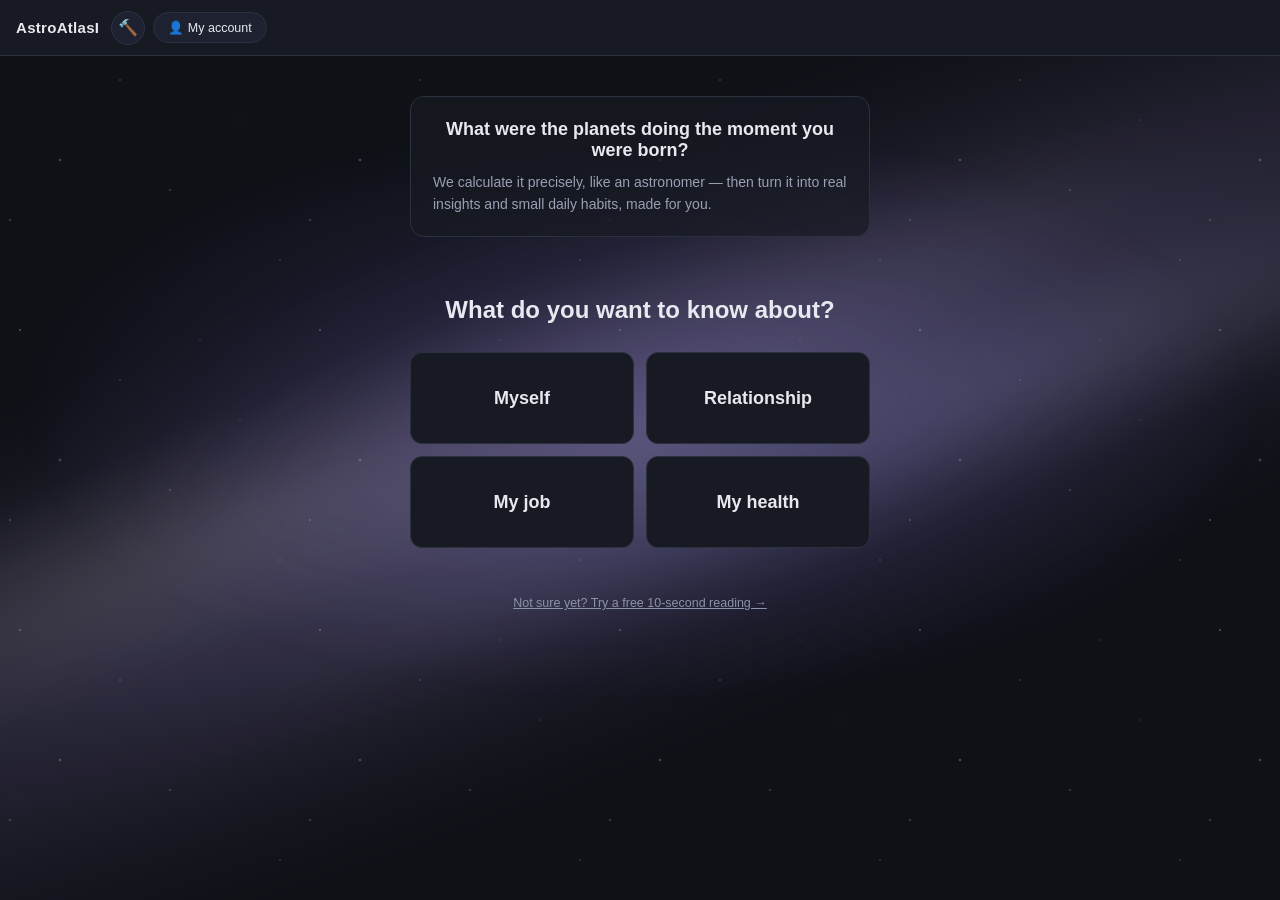
<file: mvpI/index.html>
<!DOCTYPE html>
<html lang="en">
<head>
<meta charset="UTF-8" />
<meta name="viewport" content="width=device-width, initial-scale=1.0" />
<title>AstroAtlasI</title>
<link rel="stylesheet" href="styles.css" />
</head>
<body>

<header class="app-header">
  <div class="brand">AstroAtlasI</div>
  <nav class="step-nav" id="step-nav" hidden></nav>
  <div class="header-actions">
    <button id="construction-fab" class="construction-btn" type="button" title="Construction Site — build tracker">🔨</button>
    <button id="account-btn" class="account-btn" type="button">👤 My account</button>
  </div>
</header>

<div class="drawer" id="account-drawer" data-open="0">
  <div class="drawer-backdrop" id="drawer-backdrop"></div>
  <div class="drawer-panel">
    <div class="drawer-header">
      <h3>My account</h3>
      <button id="drawer-close" class="drawer-close" type="button">✕</button>
    </div>
    <p class="small-note">Local to this browser only — no login yet.</p>
    <div class="drawer-setting" id="motion-toggle">
      <span class="drawer-setting-label">Motion</span>
      <div class="drawer-setting-opts" role="group" aria-label="Motion preference">
        <button type="button" data-motion="gentle" aria-pressed="true">Gentle</button>
        <button type="button" data-motion="lively" aria-pressed="false">Lively</button>
      </div>
    </div>
    <button class="drawer-link" data-tab="cycle" type="button">My Journey</button>
    <button class="drawer-link" data-tab="people" type="button">People</button>
    <button class="drawer-link" data-tab="galaxy" type="button">Galaxy</button>
    <button class="drawer-link" data-tab="privacy" type="button">Privacy</button>
  </div>
</div>

<main>

  <section class="tabpanel active" data-tab="home">
    <div class="hero">
      <div class="hero-inner">
        <div class="intro-card">
          <h1 class="intro-title">What were the planets doing the moment you were born?</h1>
          <p class="intro-text intro-text-short">
            We calculate it precisely, like an astronomer — then turn it into real insights and
            small daily habits, made for you.
          </p>
        </div>
        <div id="home-teaser"></div>
        <p class="hero-question">What do you want to know about?</p>
        <div class="category-grid" id="category-grid"></div>
        <button id="skeptic-teaser-link" class="skeptic-link" type="button">Not sure yet? Try a free 10-second reading →</button>
      </div>
    </div>
  </section>

  <section class="tabpanel" data-tab="birthdata"><div id="panel-birthdata"></div></section>
  <section class="tabpanel" data-tab="domain"><div id="panel-domain"></div></section>
  <section class="tabpanel" data-tab="teaser"><div id="panel-teaser"></div></section>
  <section class="tabpanel" data-tab="mychart"><div id="panel-mychart"></div></section>
  <section class="tabpanel" data-tab="cycle"><div id="panel-cycle"></div></section>
  <section class="tabpanel" data-tab="people"><div id="panel-people"></div></section>
  <section class="tabpanel" data-tab="galaxy"><div id="panel-galaxy"></div></section>
  <section class="tabpanel" data-tab="privacy"><div id="panel-privacy"></div></section>

  <section class="tabpanel" data-tab="construction">

    <button id="construction-back" class="back-link" type="button">← Back to app</button>

    <section class="cs-section" id="section-inprogress"></section>

    <section class="cs-section">
      <h2>📋 Planned <span class="count-badge" id="planned-count"></span></h2>
      <div class="sort-bar">
        <button id="sort-recent" type="button">Most recently added</button>
        <button id="sort-priority" type="button">Priority</button>
        <button id="sort-effort" type="button">Effort</button>
        <span class="spacer"></span>
        <button id="bulk-copy" class="bulk-copy-btn" type="button"></button>
      </div>
      <div id="planned-list"></div>
      <button id="hidden-toggle" class="hidden-toggle" type="button"></button>
      <div id="hidden-list" class="hidden-list" data-open="0"></div>
    </section>

    <section class="cs-section">
      <h2>✅ Recently completed</h2>
      <div id="completed-list"></div>
    </section>

  </section>

</main>

<div id="toast" class="toast"></div>

<script src="vendor/astronomy.browser.js"></script>
<script src="js/tz.js"></script>
<script src="js/places.js"></script>
<script src="js/astro-engine.js"></script>
<script src="js/chart.js"></script>
<script src="js/chart-wheel.js"></script>
<script src="js/horary.js"></script>
<script src="js/content.js"></script>
<script src="js/storage.js"></script>
<script src="js/ui.js"></script>
<script src="data.js"></script>
<script src="app.js"></script>
</body>
</html>
</file>
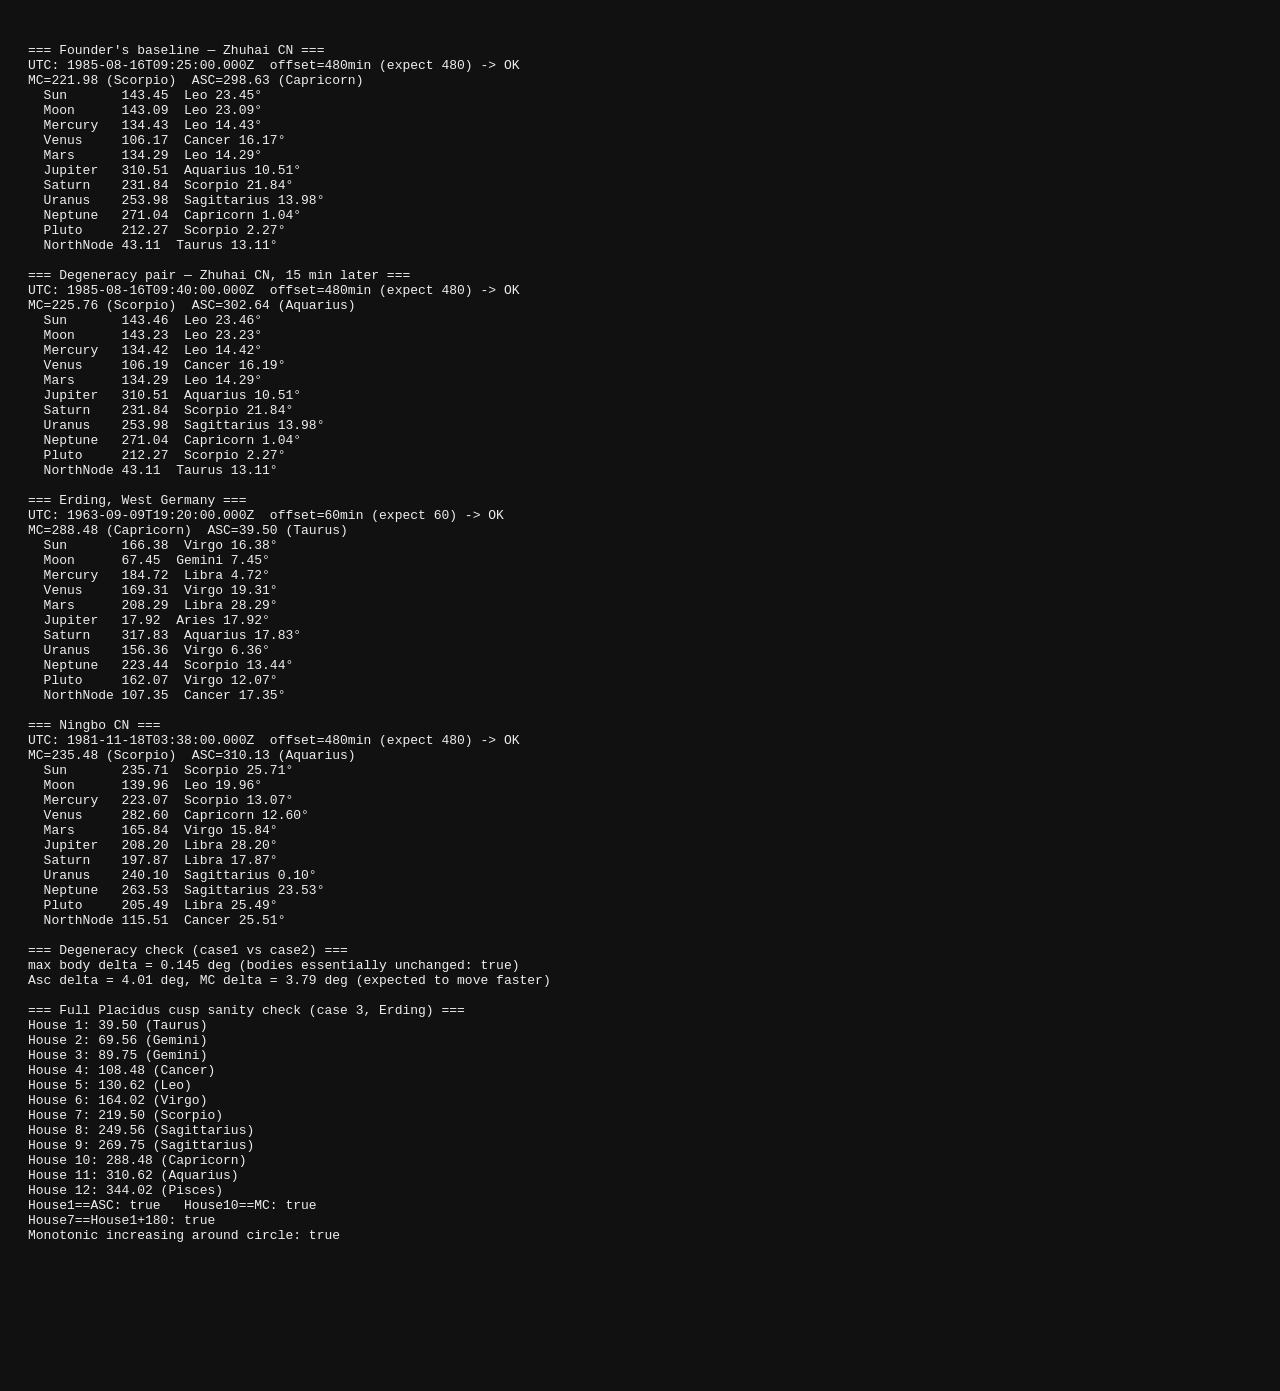
<file: mvpI/test.html>
<!DOCTYPE html>
<html><head><meta charset="UTF-8"><title>Regression test</title></head>
<body style="font-family:monospace;white-space:pre-wrap;background:#111;color:#eee;padding:20px;">
<div id="out">Loading…</div>
<script src="vendor/astronomy.browser.js"></script>
<script src="js/tz.js"></script>
<script src="js/places.js"></script>
<script src="js/astro-engine.js"></script>
<script src="js/regression.js"></script>
<script>
  try {
    const r = runRegressionSet();
    let lines = [];
    r.results.forEach((res, i) => {
      lines.push("=== " + res.case.label + " ===");
      lines.push("UTC: " + res.utcDate.toISOString() + "  offset=" + res.offsetMinutes + "min (expect " + res.case.expectOffsetMinutes + ") -> " + (res.offsetOk ? "OK" : "FAIL"));
      lines.push("MC=" + res.mc.toFixed(2) + " (" + ASTRO.signOf(res.mc) + ")  ASC=" + res.asc.toFixed(2) + " (" + ASTRO.signOf(res.asc) + ")");
      ["Sun","Moon","Mercury","Venus","Mars","Jupiter","Saturn","Uranus","Neptune","Pluto","NorthNode"].forEach(b=>{
        const p = res.positions[b];
        if (!p) return;
        lines.push("  " + b.padEnd(10) + p.lon.toFixed(2) + "  " + ASTRO.signOf(p.lon) + " " + ASTRO.degInSign(p.lon).toFixed(2) + "°" + (p.approximate ? " (approx)" : ""));
      });
      lines.push("");
    });
    lines.push("=== Degeneracy check (case1 vs case2) ===");
    lines.push("max body delta = " + r.maxBodyDelta.toFixed(3) + " deg (bodies essentially unchanged: " + r.degeneracyFlagged + ")");
    lines.push("Asc delta = " + r.ascDelta.toFixed(2) + " deg, MC delta = " + r.mcDelta.toFixed(2) + " deg (expected to move faster)");

    lines.push("");
    lines.push("=== Full Placidus cusp sanity check (case 3, Erding) ===");
    const c3res = r.results[2];
    const angles3 = ASTRO.computeAngles(c3res.utcDate ? Astronomy.MakeTime(c3res.utcDate) : null, 48.3086, 11.9034, null);
    const time3 = Astronomy.MakeTime(c3res.utcDate);
    const T3 = time3.tt/36525;
    const obl3 = ASTRO.norm360 ? (23 + 26/60 + 21.448/3600 - (46.815*T3+0.00059*T3*T3-0.001813*T3*T3*T3)/3600) : null;
    const angles3b = ASTRO.computeAngles(time3, 48.3086, 11.9034, obl3);
    const cusps3 = ASTRO.placidusCusps(angles3b.ramc, 48.3086, obl3);
    let prev = null, monotonicOk = true;
    cusps3.forEach((c,i)=>{
      lines.push("House " + (i+1) + ": " + c.toFixed(2) + " (" + ASTRO.signOf(c) + ")");
      if (prev !== null) { const step = ASTRO.norm360(c - prev); if (step <= 0 || step > 90) monotonicOk = false; }
      prev = c;
    });
    lines.push("House1==ASC: " + (Math.abs(cusps3[0]-c3res.asc)<0.001) + "   House10==MC: " + (Math.abs(cusps3[9]-c3res.mc)<0.001));
    lines.push("House7==House1+180: " + (Math.abs(ASTRO.norm360(cusps3[6]-cusps3[0])-180)<0.001));
    lines.push("Monotonic increasing around circle: " + monotonicOk);
    document.getElementById("out").textContent = lines.join("\n");
  } catch (e) {
    document.getElementById("out").textContent = "ERROR: " + e.message + "\n" + e.stack;
  }
</script>
</body></html>
</file>
<file: mvpI/styles.css>
:root {
  --bg: #0f1117;
  --bg-panel: #171a23;
  --bg-card: #1e2230;
  --bg-card-hover: #262b3d;
  --border: #2c3142;
  --text: #e7e9f0;
  --text-dim: #9aa0b4;
  --text-faint: #8b93ab;   /* lifted from #6a708a to clear 4.5:1 on --bg-card */
  --accent: #8b7cf6;
  --accent-dim: #6659c4;
  --gold: #e8b34c;
  --green: #4caf7d;
  --small: #4caf7d;
  --medium: #e8b34c;
  --large: #e0645f;
  --radius: 10px;
  --focus-ring: 2px solid #a99bff;
  --focus-offset: 2px;
}

/* Visible keyboard focus everywhere (was missing; the chart wheel even set
   outline:none). Mouse clicks don't trigger :focus-visible, so this stays
   quiet for pointer users. */
:focus-visible {
  outline: var(--focus-ring);
  outline-offset: var(--focus-offset);
  border-radius: 3px;
}

* { box-sizing: border-box; }

html, body {
  margin: 0;
  padding: 0;
  background: var(--bg);
  color: var(--text);
  font-family: -apple-system, BlinkMacSystemFont, "Segoe UI", Roboto, Helvetica, Arial, sans-serif;
  min-height: 100%;
}

/* ---- Milky Way background ---- */

body {
  position: relative;
  overflow-x: hidden;
}

body::before,
body::after {
  content: "";
  position: fixed;
  inset: 0;
  z-index: 0;
  pointer-events: none;
}

/* Starfield: several tiled layers of small dots at different sizes/densities */
body::before {
  background-image:
    radial-gradient(1.6px 1.6px at 20px 30px, rgba(255,255,255,0.9), transparent),
    radial-gradient(1.2px 1.2px at 120px 80px, rgba(255,255,255,0.7), transparent),
    radial-gradient(1.8px 1.8px at 60px 160px, rgba(255,255,255,0.85), transparent),
    radial-gradient(1px 1px at 200px 40px, rgba(255,255,255,0.6), transparent),
    radial-gradient(1.4px 1.4px at 170px 190px, rgba(255,255,255,0.8), transparent),
    radial-gradient(1px 1px at 240px 120px, rgba(255,255,255,0.55), transparent),
    radial-gradient(1.6px 1.6px at 10px 220px, rgba(255,255,255,0.75), transparent),
    radial-gradient(1.2px 1.2px at 280px 260px, rgba(255,255,255,0.65), transparent);
  background-repeat: repeat;
  background-size: 300px 300px;
  opacity: 0.7;
}

/* Milky Way band: a soft, blurred diagonal glow, layered for depth */
body::after {
  background:
    radial-gradient(ellipse 90% 22% at 50% 50%,
      rgba(210,200,255,0.30) 0%,
      rgba(190,170,255,0.20) 20%,
      rgba(160,140,220,0.12) 40%,
      rgba(120,110,180,0.05) 60%,
      transparent 80%),
    radial-gradient(ellipse 60% 10% at 35% 45%,
      rgba(255,240,220,0.14) 0%,
      transparent 70%),
    radial-gradient(ellipse 50% 8% at 65% 55%,
      rgba(200,220,255,0.12) 0%,
      transparent 70%);
  transform: rotate(-22deg) scale(1.8);
  transform-origin: center;
  filter: blur(10px);
}

main, .toast {
  position: relative;
  z-index: 1;
}

header.app-header {
  display: flex;
  align-items: center;
  gap: 12px;
  padding: 0 16px;
  height: 56px;
  background: var(--bg-panel);
  border-bottom: 1px solid var(--border);
  position: sticky;
  top: 0;
  z-index: 10;
}

.brand {
  font-weight: 700;
  letter-spacing: 0.02em;
  font-size: 15px;
  color: var(--text);
  flex-shrink: 0;
}

/* ---- step nav (birth data / my chart / journey progress) ---- */

nav.step-nav {
  flex: 1;
  display: flex;
  align-items: center;
  justify-content: center;
  gap: 4px;
  overflow-x: auto;
  min-width: 0;
}
nav.step-nav[hidden] { display: none; }

.step-pill {
  display: flex;
  align-items: center;
  gap: 6px;
  background: transparent;
  border: none;
  color: var(--text-faint);
  padding: 4px 6px;
  border-radius: 999px;
  cursor: pointer;
  font-size: 11.5px;
  white-space: nowrap;
  flex-shrink: 0;
}
.step-pill .step-num {
  width: 18px;
  height: 18px;
  border-radius: 50%;
  background: var(--bg-card);
  display: flex;
  align-items: center;
  justify-content: center;
  font-size: 10px;
  font-weight: 700;
  color: var(--text-dim);
  flex-shrink: 0;
}
.step-pill.current { color: var(--text); }
.step-pill.current .step-num { background: var(--accent); color: #fff; }
.step-pill.done .step-num { background: var(--green); color: #fff; }
.step-pill.disabled { cursor: default; opacity: 0.4; }
.step-pill .step-label { display: none; }
@media (min-width: 560px) {
  .step-pill .step-label { display: inline; }
  .step-pill { padding: 4px 10px; }
}
.step-connector { width: 12px; height: 1px; background: var(--border); flex-shrink: 0; }

.header-actions { flex-shrink: 0; display: flex; align-items: center; gap: 8px; }
.account-btn {
  background: var(--bg-card);
  border: 1px solid var(--border);
  color: var(--text);
  padding: 7px 14px;
  border-radius: 999px;
  font-size: 12.5px;
  cursor: pointer;
  white-space: nowrap;
}
.account-btn:hover { background: var(--bg-card-hover); border-color: var(--accent); }

/* ---- construction site quick-access (team/build-tracking tool, always visible) ---- */

.construction-btn {
  width: 34px;
  height: 34px;
  border-radius: 50%;
  background: var(--bg-card);
  border: 1px solid var(--border);
  color: var(--text-dim);
  font-size: 16px;
  cursor: pointer;
  display: flex;
  align-items: center;
  justify-content: center;
  flex-shrink: 0;
}
.construction-btn:hover { border-color: var(--accent); color: var(--text); }

.back-link {
  background: none;
  border: none;
  color: var(--accent);
  font-size: 13px;
  cursor: pointer;
  padding: 0;
  margin-bottom: 14px;
  display: inline-block;
}
.back-link:hover { text-decoration: underline; }

/* ---- account drawer ---- */

.drawer { position: fixed; inset: 0; z-index: 30; pointer-events: none; }
.drawer[data-open="1"] { pointer-events: auto; }
.drawer-backdrop {
  position: absolute;
  inset: 0;
  background: rgba(0,0,0,0.5);
  opacity: 0;
  transition: opacity 0.2s ease;
}
.drawer[data-open="1"] .drawer-backdrop { opacity: 1; }
.drawer-panel {
  position: absolute;
  top: 0;
  right: 0;
  height: 100%;
  width: min(300px, 86vw);
  background: var(--bg-panel);
  border-left: 1px solid var(--border);
  padding: 20px;
  display: flex;
  flex-direction: column;
  gap: 10px;
  transform: translateX(100%);
  transition: transform 0.22s ease;
}
.drawer[data-open="1"] .drawer-panel { transform: translateX(0); }
.drawer-header { display: flex; align-items: center; justify-content: space-between; }
.drawer-header h3 { margin: 0; font-size: 16px; }
.drawer-close { background: none; border: none; color: var(--text-dim); font-size: 16px; cursor: pointer; }
.drawer-link {
  background: var(--bg-card);
  border: 1px solid var(--border);
  color: var(--text);
  padding: 10px 14px;
  border-radius: 8px;
  font-size: 13.5px;
  text-align: left;
  cursor: pointer;
}
.drawer-link:hover { background: var(--bg-card-hover); border-color: var(--accent); }

main { max-width: 880px; margin: 0 auto; padding: 32px 20px 80px; }
body.is-home main { max-width: none; padding: 0; }

.tabpanel { display: none; }
.tabpanel.active { display: block; }

/* Gentle step-to-step transition — each panel fades and lifts in as it
   becomes active, so moving through the flow reads as travel, not a
   tab-swap. */
@keyframes panel-in {
  from { opacity: 0; transform: translateY(8px); }
  to   { opacity: 1; transform: none; }
}
.tabpanel.active { animation: panel-in 0.28s ease both; }

/* ---- Step 1: home hero ---- */

.hero {
  min-height: calc(100vh - 56px);
  display: flex;
  align-items: flex-start;
  justify-content: center;
  text-align: center;
  padding: 40px 20px 60px;
  position: relative;
}
.hero::before {
  content: "";
  position: absolute;
  inset: 0;
  background: radial-gradient(ellipse 70% 50% at 50% 42%, rgba(139,124,246,0.20), transparent 70%);
  pointer-events: none;
}

/* ---- journey sky: one earned star per completed cycle day ---- */
.journey-sky {
  position: absolute;
  inset: 0;
  z-index: 0;
  pointer-events: none;
  overflow: hidden;
}
.journey-star {
  position: absolute;
  width: 3px;
  height: 3px;
  border-radius: 50%;
  background: #fff;
  box-shadow: 0 0 6px 1px rgba(232, 224, 180, 0.9), 0 0 2px 0 #fff;
  opacity: 0.85;
  animation: journey-twinkle 3.4s ease-in-out infinite;
  animation-delay: var(--tw-delay, 0s);
}
.journey-star.is-new {
  animation: journey-star-arrive 1.6s ease-out both, journey-twinkle 3.4s ease-in-out 1.6s infinite;
}
@keyframes journey-twinkle {
  0%, 100% { opacity: 0.85; transform: scale(1); }
  50%      { opacity: 0.4; transform: scale(0.8); }
}
@keyframes journey-star-arrive {
  0%   { opacity: 0; transform: scale(0.2); box-shadow: 0 0 0 0 rgba(232, 224, 180, 0); }
  40%  { opacity: 1; transform: scale(1.7); box-shadow: 0 0 14px 4px rgba(232, 224, 180, 0.95); }
  100% { opacity: 0.85; transform: scale(1); box-shadow: 0 0 6px 1px rgba(232, 224, 180, 0.9); }
}
@media (prefers-reduced-motion: reduce) {
  .journey-star, .journey-star.is-new { animation: none; opacity: 0.8; }
}
.hero-inner {
  position: relative;
  z-index: 1;
  display: flex;
  flex-direction: column;
  align-items: center;
  gap: 26px;
  max-width: 460px;
  width: 100%;
}

.intro-card {
  background: rgba(23, 26, 35, 0.7);
  border: 1px solid var(--border);
  border-radius: 14px;
  padding: 22px 22px 20px;
  text-align: left;
}
.intro-title {
  font-size: 18px;
  margin: 0 0 10px;
  text-align: center;
}
.intro-text {
  font-size: 14px;
  line-height: 1.6;
  color: var(--text-dim);
  margin: 0 0 10px;
}
.intro-text:last-child { margin-bottom: 0; }

.hero-question {
  font-size: 20px;
  line-height: 1.4;
  font-weight: 600;
  color: var(--text);
  margin: 4px 0 0;
}
@media (min-width: 640px) {
  .hero-question { font-size: 24px; }
}

.category-grid {
  display: grid;
  grid-template-columns: 1fr;
  gap: 12px;
  width: 100%;
}
@media (min-width: 520px) {
  .category-grid { grid-template-columns: 1fr 1fr; }
}
.category-card {
  background: var(--bg-panel);
  border: 1px solid var(--border);
  border-radius: 12px;
  padding: 18px 16px;
  display: flex;
  flex-direction: column;
  align-items: flex-start;
  gap: 6px;
  text-align: left;
  cursor: pointer;
  transition: background 0.15s ease, border-color 0.15s ease, transform 0.15s ease;
}
.category-card:hover {
  background: var(--bg-card-hover);
  border-color: var(--accent);
  transform: translateY(-1px);
}
.category-icon { font-size: 22px; }
.category-label { font-weight: 600; font-size: 14.5px; color: var(--text); }
.category-desc { font-size: 12.5px; color: var(--text-dim); line-height: 1.45; }

/* Text-only category buttons: no explanation, just a topic word — the
   point is that clicking is the only way to find out what it says about
   you, so these read as an invitation to play, not a feature list. */
.category-card-text {
  align-items: center;
  justify-content: center;
  padding: 26px 16px;
  min-height: 92px;
  position: relative;
  overflow: hidden;
}
.category-card-text::before {
  content: "";
  position: absolute;
  inset: 0;
  background: radial-gradient(ellipse 80% 80% at 50% 120%, rgba(139,124,246,0.16), transparent 70%);
  opacity: 0;
  transition: opacity 0.2s ease;
}
.category-card-text:hover::before { opacity: 1; }
.category-card-text:hover {
  border-color: var(--accent);
  transform: translateY(-2px) scale(1.015);
}
.category-card-text .category-label {
  font-size: 18px;
  font-weight: 700;
  position: relative;
  z-index: 1;
}

/* ---- Domain reveal screen (Relationship / My job / My health) ---- */

.domain-reveal { margin-top: 8px; }
.domain-heading {
  font-size: 13px;
  font-weight: 600;
  color: var(--accent);
  margin: 4px 0 10px;
}

/* ---- Skeptic teaser (no-commitment, date-only) ---- */

.skeptic-link {
  background: none;
  border: none;
  color: var(--text-faint);
  font-size: 12.5px;
  text-decoration: underline;
  cursor: pointer;
  margin-top: 18px;
  padding: 4px;
}
.skeptic-link:hover { color: var(--text-dim); }
.teaser-result-host { margin-top: 14px; }
.teaser-result { border-color: var(--accent-dim); }

section.cs-section { margin-bottom: 36px; }

section.cs-section h2 {
  font-size: 16px;
  margin: 0 0 14px;
  display: flex;
  align-items: center;
  gap: 8px;
}

.count-badge {
  font-size: 12px;
  color: var(--text-faint);
  font-weight: 400;
}

.sort-bar {
  display: flex;
  gap: 6px;
  margin-bottom: 14px;
  flex-wrap: wrap;
  align-items: center;
}

.sort-bar button {
  background: var(--bg-card);
  border: 1px solid var(--border);
  color: var(--text-dim);
  padding: 6px 12px;
  border-radius: 999px;
  font-size: 12.5px;
  cursor: pointer;
}

.sort-bar button.active {
  background: var(--accent-dim);
  border-color: var(--accent);
  color: #fff;
}

.sort-bar .spacer { flex: 1; }

.bulk-copy-btn {
  background: var(--gold);
  color: #211a05;
  border: none;
  padding: 6px 12px;
  border-radius: 999px;
  font-size: 12.5px;
  font-weight: 600;
  cursor: pointer;
}
.bulk-copy-btn:disabled {
  background: var(--bg-card);
  color: var(--text-faint);
  cursor: not-allowed;
}

.card {
  background: var(--bg-card);
  border: 1px solid var(--border);
  border-radius: var(--radius);
  padding: 14px 16px;
  margin-bottom: 10px;
}

.card.in-progress { border-color: var(--accent); box-shadow: 0 0 0 1px var(--accent) inset; }

.card-top {
  display: flex;
  align-items: flex-start;
  gap: 10px;
  justify-content: space-between;
}

.card-title-wrap { flex: 1; min-width: 0; }

.card-title {
  font-size: 14.5px;
  font-weight: 600;
  margin: 0 0 4px;
  word-break: break-word;
}

.status-label {
  font-size: 12px;
  color: var(--text-dim);
}

.badge {
  display: inline-block;
  font-size: 10.5px;
  font-weight: 700;
  text-transform: uppercase;
  letter-spacing: 0.04em;
  padding: 2px 8px;
  border-radius: 999px;
  white-space: nowrap;
}

.badge.effort-small { background: rgba(76,175,125,0.16); color: var(--small); }
.badge.effort-medium { background: rgba(232,179,76,0.16); color: var(--medium); }
.badge.effort-large { background: rgba(224,100,95,0.16); color: var(--large); }

.badge.progress-badge {
  background: rgba(139,124,246,0.18);
  color: var(--accent);
}

.card-right {
  display: flex;
  align-items: center;
  gap: 8px;
  flex-shrink: 0;
}

.stars {
  display: flex;
  gap: 2px;
}
.stars button {
  background: none;
  border: none;
  cursor: pointer;
  font-size: 15px;
  padding: 0 1px;
  color: var(--text-faint);
  line-height: 1;
}
.stars button.filled { color: var(--gold); }

.card-desc {
  margin: 8px 0 10px;
  font-size: 13px;
  line-height: 1.55;
  color: var(--text-dim);
  white-space: pre-wrap;
}

.card-actions {
  display: flex;
  gap: 8px;
  flex-wrap: wrap;
}

.card-actions button {
  background: var(--bg-panel);
  border: 1px solid var(--border);
  color: var(--text-dim);
  font-size: 12px;
  padding: 5px 10px;
  border-radius: 7px;
  cursor: pointer;
}
.card-actions button:hover { background: var(--bg-card-hover); color: var(--text); }
.card-actions button.danger:hover { color: var(--large); border-color: var(--large); }
.card-actions button.copy-btn:hover { color: var(--gold); border-color: var(--gold); }

.completed-row {
  display: flex;
  gap: 14px;
  align-items: flex-start;
  padding: 12px 4px;
  border-bottom: 1px solid var(--border);
}
.completed-row:last-child { border-bottom: none; }

.completed-date {
  font-size: 11.5px;
  color: var(--text-faint);
  white-space: nowrap;
  padding-top: 2px;
  min-width: 74px;
}

.completed-body { flex: 1; min-width: 0; }
.completed-title { font-weight: 600; font-size: 13.5px; margin: 0 0 3px; }
.completed-desc { font-size: 12.5px; color: var(--text-dim); line-height: 1.5; margin: 0 0 6px; }
.jump-link {
  font-size: 12px;
  color: var(--accent);
  background: none;
  border: none;
  padding: 0;
  cursor: pointer;
  text-decoration: underline;
}

.empty-hint {
  color: var(--text-faint);
  font-size: 13px;
  padding: 10px 2px;
}

.hidden-toggle {
  margin-top: 6px;
  background: none;
  border: none;
  color: var(--text-faint);
  font-size: 12px;
  cursor: pointer;
  text-decoration: underline;
}

.hidden-list { margin-top: 10px; }
.hidden-list .card { opacity: 0.6; }

.toast {
  position: fixed;
  bottom: 24px;
  left: 50%;
  transform: translateX(-50%);
  background: var(--accent);
  color: #fff;
  padding: 9px 18px;
  border-radius: 999px;
  font-size: 13px;
  opacity: 0;
  pointer-events: none;
  transition: opacity 0.18s ease, transform 0.18s ease;
  z-index: 100;
}
.toast.show { opacity: 1; transform: translateX(-50%) translateY(-6px); }

/* ---- Chart / Cycle / People / Galaxy / Privacy tabs ---- */

#panel-mychart h2, #panel-cycle h2, #panel-people h2, #panel-galaxy h2, #panel-privacy h2 {
  font-size: 18px;
  margin: 0 0 16px;
}
#panel-mychart h3, #panel-cycle h3, #panel-people h3, #panel-galaxy h3 {
  font-size: 15px;
  margin: 22px 0 10px;
}
#panel-cycle h4, #panel-people h4, #panel-galaxy h4 {
  font-size: 14px;
  margin: 0 0 8px;
}

.primary-btn {
  background: var(--accent);
  color: #fff;
  border: none;
  padding: 10px 18px;
  border-radius: 8px;
  font-size: 13.5px;
  font-weight: 600;
  cursor: pointer;
  margin-top: 12px;
}
.primary-btn:hover { background: var(--accent-dim); }
.primary-btn:disabled { background: var(--bg-card); color: var(--text-faint); cursor: default; }
.primary-btn.danger { background: var(--large); }

.form-card { display: flex; flex-direction: column; gap: 10px; }
.field-row { display: flex; gap: 8px; flex-wrap: wrap; }
.field-row input, .field-row textarea {
  background: var(--bg-panel);
  border: 1px solid var(--border);
  color: var(--text);
  padding: 8px 10px;
  border-radius: 7px;
  font-size: 13px;
  flex: 1;
  min-width: 140px;
}
.inline-check { display: flex; align-items: center; gap: 6px; font-size: 13px; color: var(--text-dim); }
.inline-check input { flex: none; }

.place-results { display: flex; flex-direction: column; gap: 4px; }
.place-result {
  background: var(--bg-panel);
  border: 1px solid var(--border);
  color: var(--text);
  text-align: left;
  padding: 6px 10px;
  border-radius: 6px;
  cursor: pointer;
  font-size: 13px;
}
.place-result:hover { background: var(--bg-card-hover); }

.form-error { color: var(--large); font-size: 12.5px; min-height: 1em; }

.notice {
  background: rgba(139,124,246,0.08);
  border: 1px solid var(--accent-dim);
  border-radius: 8px;
  padding: 10px 12px;
  font-size: 12.5px;
  color: var(--text-dim);
  margin: 10px 0;
}

.toggle-row { display: flex; align-items: center; gap: 6px; margin-bottom: 10px; }
.toggle-label { font-size: 12.5px; color: var(--text-faint); }
.chip {
  background: var(--bg-panel);
  border: 1px solid var(--border);
  color: var(--text-dim);
  padding: 5px 11px;
  border-radius: 999px;
  font-size: 12px;
  cursor: pointer;
}
.chip.active { background: var(--accent-dim); border-color: var(--accent); color: #fff; }

.angles-row { display: flex; gap: 16px; flex-wrap: wrap; font-size: 13px; margin-bottom: 10px; color: var(--text); }

.positions-table { display: flex; flex-direction: column; gap: 2px; }
.position-row {
  display: flex;
  gap: 10px;
  align-items: center;
  padding: 4px 0;
  border-bottom: 1px solid var(--border);
  font-size: 12.5px;
}
.position-row:last-child { border-bottom: none; }
.body-name { width: 90px; font-weight: 600; flex-shrink: 0; }
.house-tag { margin-left: auto; color: var(--text-faint); }

.aspects { margin-top: 12px; display: flex; flex-wrap: wrap; gap: 6px; align-items: center; }
.aspect-chip {
  background: var(--bg-panel);
  border: 1px solid var(--border);
  border-radius: 999px;
  padding: 3px 9px;
  font-size: 11.5px;
  color: var(--text-dim);
}

.day-text { font-size: 13.5px; line-height: 1.6; color: var(--text); white-space: pre-wrap; }
.progress-note { font-size: 12.5px; color: var(--text-faint); margin-bottom: 14px; }

.practice-picker { margin-top: 14px; }
.practice-cat { display: flex; flex-direction: column; gap: 1px; margin: 12px 0 6px; }
.practice-cat:first-of-type { margin-top: 4px; }
.practice-cat-name {
  font-size: 10.5px;
  font-weight: 700;
  letter-spacing: 0.08em;
  text-transform: uppercase;
  color: var(--text-dim);
}
.practice-cat-blurb { font-size: 11px; color: var(--text-faint); line-height: 1.4; }
.practice-grid { display: flex; flex-wrap: wrap; gap: 6px; }
.practice-chip {
  background: var(--bg-panel);
  border: 1px solid var(--border);
  color: var(--text-dim);
  padding: 6px 11px;
  border-radius: 999px;
  font-size: 12px;
  cursor: pointer;
}
.practice-chip.active { background: var(--gold); color: #211a05; border-color: var(--gold); font-weight: 600; }
.practice-chip.suggested { border-color: var(--accent); color: var(--text); }
.practice-chip.suggested.active { border-color: var(--gold); }
.practice-why { font-size: 12px; line-height: 1.5; color: var(--text-dim); margin: 0 0 10px; }

/* the Trungpa line the practice hangs off — one echo on the card, full on the intro */
.practice-spirit { font-size: 12px; line-height: 1.55; color: var(--text-dim); margin: 0 0 10px; font-style: italic; }
.practice-spirit-card .day-quote { margin: 4px 0 10px; }
/* the demoted chart nudge — present, not prescriptive */
.practice-nudge {
  font-size: 12px;
  line-height: 1.5;
  color: var(--text-dim);
  margin: 0 0 12px;
  padding-left: 10px;
  border-left: 2px solid var(--accent-dim);
}
/* the "then" connector between choosing a practice and noting the body */
.practice-then {
  display: flex;
  gap: 9px;
  align-items: flex-start;
  margin: 16px 0 4px;
  padding-top: 12px;
  border-top: 1px solid var(--border);
}
.practice-then-step {
  flex: none;
  font-size: 10px;
  font-weight: 700;
  letter-spacing: 0.09em;
  text-transform: uppercase;
  color: var(--accent);
  background: rgba(139,124,246,0.10);
  border-radius: 999px;
  padding: 3px 9px;
  margin-top: 1px;
}
.practice-then-text { font-size: 12.5px; line-height: 1.55; color: var(--text-dim); margin: 0; }
.practice-custom {
  width: 100%;
  margin-top: 10px;
  background: var(--bg-panel);
  border: 1px solid var(--border);
  border-radius: 8px;
  color: var(--text);
  padding: 8px 10px;
  font: inherit;
  font-size: 12.5px;
  resize: vertical;
}

/* ---- day navigation (back and forth) ---- */
.day-nav { display: flex; align-items: center; gap: 8px; flex-wrap: wrap; margin: 6px 0 12px; }
.day-nav-arrow {
  width: 30px; height: 30px;
  display: flex; align-items: center; justify-content: center;
  background: var(--bg-card); border: 1px solid var(--border);
  color: var(--text); border-radius: 8px; font-size: 16px; line-height: 1; cursor: pointer;
}
.day-nav-arrow:hover:not(:disabled) { border-color: var(--accent); }
.day-nav-arrow:disabled { opacity: 0.35; cursor: default; }
.day-nav-label { font-size: 12.5px; font-weight: 600; color: var(--text); }
.day-nav-today { margin-left: auto; background: none; border: none; color: var(--accent); font-size: 12px; cursor: pointer; }

/* ---- reflection quote for the day ---- */
.day-quote {
  margin: 12px 0 0;
  padding: 10px 0 10px 14px;
  border-left: 2px solid var(--accent-dim);
}
.quote-card .day-quote { margin: 6px 0 0; padding-top: 4px; }
.day-quote-text { font-size: 13px; line-height: 1.55; font-style: italic; color: var(--text); margin: 0 0 4px; }
.day-quote-who { font-size: 11.5px; color: var(--text-faint); font-style: normal; }
.day-done-note { font-size: 12px; color: var(--text-faint); margin-top: 12px; }

/* one line of orientation at the top of each day */
.day-progression {
  font-size: 12px;
  line-height: 1.5;
  color: var(--text-dim);
  margin: 0 0 12px;
}

/* the deeper daily layers, folded away by default after the first days */
.day-extras {
  margin: 12px 0 0;
  border: 1px solid var(--border);
  border-radius: 9px;
  padding: 0 12px;
}
.day-extras > summary {
  cursor: pointer;
  list-style: none;
  padding: 10px 0;
  font-size: 12.5px;
  color: var(--text-dim);
}
.day-extras > summary::-webkit-details-marker { display: none; }
.day-extras > summary::before { content: "＋ "; color: var(--text-faint); }
.day-extras[open] > summary::before { content: "－ "; }
.day-extras[open] { padding-bottom: 12px; }

/* ---- journey map: the whole 21-day shape ---- */
.journey-map h3 { margin: 0 0 12px; }
.jm-week { margin-bottom: 14px; }
.jm-week-head { display: flex; flex-direction: column; gap: 2px; margin-bottom: 6px; }
.jm-week-name { font-size: 12.5px; font-weight: 700; color: var(--text); }
.jm-week-blurb { font-size: 11.5px; color: var(--text-faint); line-height: 1.4; }
.jm-cells { display: grid; grid-template-columns: repeat(7, 1fr); gap: 5px; }
.jm-cell {
  aspect-ratio: 1;
  display: flex;
  align-items: center;
  justify-content: center;
  background: var(--bg-panel);
  border: 1px solid var(--border);
  border-radius: 7px;
  color: var(--text-dim);
  font-size: 12px;
  font-weight: 600;
  cursor: pointer;
  transition: transform 0.12s cubic-bezier(0.22, 1, 0.36, 1), border-color 0.15s ease, background 0.15s ease;
}
.jm-cell:hover:not(:disabled) { border-color: var(--accent); }
.jm-cell:active:not(:disabled) { transform: scale(0.9); }
.jm-cell.is-done { background: rgba(76, 175, 125, 0.16); border-color: var(--green); color: var(--green); }
.jm-cell.is-today { border-color: var(--accent); box-shadow: 0 0 0 1px var(--accent) inset; color: var(--text); }
.jm-cell.is-future { opacity: 0.4; cursor: default; }
.jm-destination {
  font-size: 12px;
  line-height: 1.55;
  color: var(--text-dim);
  margin: 14px 0 10px;
  padding-top: 12px;
  border-top: 1px dashed var(--border);
}
.jm-links { display: flex; flex-direction: column; gap: 8px; }
.jm-links .offer-btn { width: 100%; }

/* ---- one-page "all 21 days" review ---- */
.review-week-head {
  font-size: 12.5px;
  color: var(--accent);
  margin: 18px 0 8px;
}
.review-row {
  display: grid;
  grid-template-columns: 58px 1fr;
  grid-template-areas: "day theme" "day meta";
  gap: 2px 10px;
  width: 100%;
  text-align: left;
  background: var(--bg-panel);
  border: 1px solid var(--border);
  border-radius: 8px;
  padding: 9px 12px;
  margin-bottom: 6px;
  cursor: pointer;
  transition: border-color 0.15s ease, background 0.15s ease;
}
.review-row:hover { border-color: var(--accent); background: var(--bg-card-hover); }
.review-row-day { grid-area: day; font-size: 11.5px; font-weight: 700; color: var(--text-faint); align-self: center; }
.review-row-theme { grid-area: theme; font-size: 12.5px; color: var(--text); }
.review-row-meta { grid-area: meta; font-size: 11.5px; color: var(--text-faint); }

/* ---- report export ---- */
.report-export { display: flex; gap: 8px; flex-wrap: wrap; margin-top: 8px; }
.report-export .offer-btn { flex: 1; min-width: 140px; }

@media print {
  body { background: #fff; color: #000; }
  body::before, body::after { display: none !important; }
  .app-header, .step-nav, .drawer, #toast, .back-link,
  .report-export, .glossary, .journey-map, .day-nav,
  .offer-btn, .primary-btn, .progress-note { display: none !important; }
  body.printing-report main > .tabpanel:not(.active) { display: none; }
  body.printing-report .report-print .card,
  body.printing-report .report-print .notice {
    border: 1px solid #ccc; break-inside: avoid;
  }
  body.printing-report .report-print h3 { font-size: 18px; }
}
.body-cue {
  margin: 12px 0 0;
  padding: 10px 12px;
  background: rgba(139,124,246,0.06);
  border: 1px solid var(--accent-dim);
  border-radius: 8px;
}
.body-cue-label {
  display: block;
  font-size: 10.5px;
  letter-spacing: 0.08em;
  text-transform: uppercase;
  color: var(--text-faint);
  margin-bottom: 4px;
}
.body-cue-text { font-size: 12.5px; line-height: 1.55; color: var(--text-dim); margin: 0; }

.body-log { margin-top: 14px; }
.body-log-sub {
  font-size: 10.5px;
  letter-spacing: 0.06em;
  text-transform: uppercase;
  color: var(--text-faint);
  margin: 12px 0 6px;
}
.body-log .practice-grid { margin: 0; }
.body-why { margin: 8px 0 4px; }
.body-why > summary {
  cursor: pointer;
  font-size: 11.5px;
  color: var(--accent);
  list-style: none;
}
.body-why > summary::-webkit-details-marker { display: none; }
.body-why > summary::before { content: "＋ "; color: var(--text-faint); }
.body-why[open] > summary::before { content: "－ "; }
.body-why-text { font-size: 12px; line-height: 1.6; color: var(--text-dim); margin: 8px 0 0; }
.body-other {
  width: 100%;
  margin-top: 8px;
  background: var(--bg-panel);
  border: 1px solid var(--border);
  border-radius: 8px;
  color: var(--text);
  padding: 7px 10px;
  font: inherit;
  font-size: 12.5px;
}

.body-pattern-line { margin: 4px 0; }

/* ---- "How this works" first-run screen ---- */
.howitworks .hiw-row { padding: 10px 0; border-bottom: 1px solid var(--border); }
.howitworks .hiw-row:last-child { border-bottom: none; }
.hiw-title { display: block; font-size: 13px; color: var(--text); margin-bottom: 3px; }
.hiw-desc { font-size: 12.5px; line-height: 1.55; color: var(--text-dim); margin: 0; }

/* ---- optional journey offer on the chart screen ---- */
.journey-offer { margin-top: 18px; }
.journey-offer h4 { margin: 0 0 6px; }
.offer-text { font-size: 12.5px; line-height: 1.55; color: var(--text-dim); margin: 0 0 12px; }
.offer-btn {
  background: transparent;
  border: 1px solid var(--accent);
  color: var(--accent);
  padding: 9px 16px;
  border-radius: 8px;
  font-size: 13px;
  font-weight: 600;
  cursor: pointer;
}
.offer-btn:hover { background: var(--accent-dim); border-color: var(--accent); color: #fff; }
/* lower-emphasis offer button — a "start over" that shouldn't compete with "continue" */
.offer-btn-quiet { border-color: var(--border); color: var(--text-faint); font-weight: 500; }
.offer-btn-quiet:hover { background: transparent; border-color: var(--text-dim); color: var(--text-dim); }

.journey-weeks .jw-row { padding: 9px 0; border-bottom: 1px solid var(--border); }
.journey-weeks .jw-row:last-child { border-bottom: none; }
.jw-title { display: block; font-size: 12.5px; color: var(--text); margin-bottom: 2px; }
.jw-desc { font-size: 12.5px; line-height: 1.5; color: var(--text-dim); margin: 0; }

/* ---- plain-language toolkit ---- */
.glossary {
  background: var(--bg-card);
  border: 1px solid var(--border);
  border-radius: var(--radius);
  padding: 10px 14px;
  margin-bottom: 16px;
}
.glossary > summary {
  cursor: pointer;
  font-size: 13px;
  font-weight: 600;
  color: var(--accent);
  list-style: none;
}
.glossary > summary::-webkit-details-marker { display: none; }
.glossary > summary::before { content: "＋ "; color: var(--text-faint); }
.glossary[open] > summary::before { content: "－ "; }
.gloss-item { padding: 10px 0; border-bottom: 1px solid var(--border); }
.gloss-item:last-child { border-bottom: none; }
.gloss-term { display: block; font-size: 12.5px; color: var(--text); margin-bottom: 3px; }
.gloss-plain { font-size: 12.5px; line-height: 1.55; color: var(--text-dim); margin: 0 0 4px; }
.gloss-real { font-size: 11.5px; line-height: 1.5; color: var(--text-faint); margin: 0; font-style: italic; }
.gloss-list { margin: 6px 0 0; padding-left: 10px; border-left: 2px solid var(--border); }
.gloss-list-row { font-size: 12px; line-height: 1.5; color: var(--text-dim); margin: 2px 0; }
.gloss-list-name { font-weight: 600; color: var(--text); }

/* ---- daily fork ---- */
.fork { margin-top: 14px; }
.fork-opts { display: flex; flex-direction: column; gap: 8px; margin: 10px 0 8px; }
.fork-opt {
  text-align: left;
  background: var(--bg-panel);
  border: 1px solid var(--border);
  color: var(--text-dim);
  padding: 10px 12px;
  border-radius: 8px;
  font-size: 12.5px;
  line-height: 1.45;
  cursor: pointer;
}
.fork-opt:hover { background: var(--bg-card-hover); color: var(--text); }
.fork-opt.active { background: var(--accent-dim); border-color: var(--accent); color: #fff; font-weight: 600; }

/* ---- Day-21 divergence ---- */
.choice-dots { display: flex; flex-wrap: wrap; gap: 5px; margin: 10px 0; }
.choice-dot { width: 14px; height: 14px; border-radius: 50%; border: 1px solid var(--border); }
.choice-dot.is-lean { background: var(--accent); border-color: var(--accent); }
.choice-dot.is-counter { background: var(--gold); border-color: var(--gold); }
.choice-dot.is-skip { background: transparent; }

.brightness-bar-wrap { margin-bottom: 14px; }
.brightness-bar { background: var(--bg-panel); border-radius: 999px; height: 8px; overflow: hidden; margin-top: 6px; }
.brightness-fill { background: linear-gradient(90deg, var(--accent), var(--gold)); height: 100%; }

/* ---- card header / edit / cancel ---- */

.card-header-row {
  display: flex;
  align-items: center;
  justify-content: space-between;
  gap: 10px;
}
.card-header-row h3 { margin: 0; }

.edit-btn {
  background: var(--bg-panel);
  border: 1px solid var(--border);
  color: var(--text-dim);
  padding: 5px 12px;
  border-radius: 999px;
  font-size: 12px;
  cursor: pointer;
  flex-shrink: 0;
}
.edit-btn:hover { background: var(--bg-card-hover); color: var(--text); border-color: var(--accent); }

.cancel-btn {
  background: none;
  border: 1px solid var(--border);
  color: var(--text-faint);
  padding: 9px 16px;
  border-radius: 8px;
  font-size: 13px;
  cursor: pointer;
  margin-top: 12px;
  margin-left: 8px;
}
.cancel-btn:hover { color: var(--text); border-color: var(--text-faint); }

/* ---- collapsible detail toggle group (exact degrees / aspects) ---- */

.detail-toggle-wrap { margin-top: 10px; }
.detail-toggle-row { display: flex; gap: 8px; flex-wrap: wrap; }
.detail-toggle-btn { display: inline-flex; align-items: center; gap: 4px; }
.detail-panel-host { margin-top: 10px; }
.detail-panel {
  background: var(--bg-panel);
  border: 1px solid var(--border);
  border-radius: 8px;
  padding: 10px 12px;
}
.detail-panel.positions-table { display: flex; flex-direction: column; gap: 2px; }
.detail-panel.aspects { display: flex; flex-wrap: wrap; gap: 6px; }

/* ---- strengths/weaknesses tile grid ---- */

.sw-grid {
  display: grid;
  grid-template-columns: repeat(auto-fill, minmax(230px, 1fr));
  gap: 10px;
  margin-top: 10px;
}
.sw-tile {
  background: var(--bg-panel);
  border: 1px solid var(--border);
  border-left: 3px solid var(--tile-color, var(--accent));
  border-radius: 9px;
  padding: 12px 14px;
  cursor: pointer;
  transition: background 0.15s ease;
}
.sw-tile:hover { background: var(--bg-card-hover); }
.sw-tile.open { background: var(--bg-card-hover); }
.sw-tile-header {
  display: flex;
  align-items: center;
  gap: 8px;
}
.sw-tile-glyph {
  color: var(--tile-color, var(--accent));
  font-size: 18px;
  width: 22px;
  text-align: center;
  flex-shrink: 0;
}
.sw-tile-name { font-weight: 600; font-size: 13.5px; flex: 1; }
.sw-tile-sign { font-size: 11.5px; color: var(--text-faint); }
.sw-tile-caret { color: var(--text-faint); font-size: 11px; }
.sw-tile-text {
  font-size: 12.5px;
  line-height: 1.55;
  color: var(--text-dim);
  margin: 8px 0 0;
}
.sw-tile-cost { border-top: 1px dashed var(--border); padding-top: 8px; }

/* ---- earned-surprise: a reveal just unlocked ---- */

.sw-tile { position: relative; }

.sw-tile.just-unlocked {
  animation: aa-unlock-pop 1.9s cubic-bezier(0.22, 1, 0.36, 1) both;
  animation-delay: var(--unlock-delay, 0ms);
}

@keyframes aa-unlock-pop {
  0%   { transform: scale(0.94); box-shadow: 0 0 0 0 rgba(232, 179, 76, 0); background: var(--bg-panel); }
  12%  { transform: scale(1.03); box-shadow: 0 0 0 4px rgba(232, 179, 76, 0.35), 0 0 22px 2px rgba(139, 124, 246, 0.45); background: var(--bg-card-hover); }
  45%  { transform: scale(1); box-shadow: 0 0 0 2px rgba(232, 179, 76, 0.22), 0 0 14px 1px rgba(139, 124, 246, 0.25); }
  100% { transform: scale(1); box-shadow: 0 0 0 0 rgba(232, 179, 76, 0); background: var(--bg-panel); }
}

.sw-unlock-badge {
  position: absolute;
  top: -8px;
  right: 10px;
  font-size: 10px;
  font-weight: 700;
  letter-spacing: 0.03em;
  text-transform: uppercase;
  color: #1a1200;
  background: linear-gradient(90deg, var(--gold), #f3cf86);
  padding: 3px 8px;
  border-radius: 999px;
  box-shadow: 0 2px 8px rgba(0, 0, 0, 0.35);
  animation: aa-badge-in 0.5s ease both;
  animation-delay: var(--unlock-delay, 0ms);
}

@keyframes aa-badge-in {
  0%   { opacity: 0; transform: translateY(4px) scale(0.8); }
  100% { opacity: 1; transform: translateY(0) scale(1); }
}

.sw-reveal-burst {
  display: flex;
  align-items: center;
  gap: 8px;
  margin: 10px 0 2px;
  padding: 9px 12px;
  border-radius: 9px;
  font-size: 12.5px;
  color: var(--text);
  background: rgba(139, 124, 246, 0.14);
  border: 1px solid rgba(232, 179, 76, 0.35);
  animation: aa-burst-in 0.55s ease both;
}

.sw-reveal-burst-spark {
  color: var(--gold);
  font-size: 15px;
  animation: aa-spark 1.4s ease-in-out infinite;
}

@keyframes aa-burst-in {
  0%   { opacity: 0; transform: translateY(-6px); }
  100% { opacity: 1; transform: translateY(0); }
}
@keyframes aa-spark {
  0%, 100% { opacity: 0.55; transform: scale(0.9) rotate(0deg); }
  50%      { opacity: 1; transform: scale(1.15) rotate(20deg); }
}

/* brightness bar crossing a quarter threshold */
.brightness-bar-wrap.just-brightened .brightness-bar {
  box-shadow: 0 0 0 2px rgba(232, 179, 76, 0.3), 0 0 16px 2px rgba(139, 124, 246, 0.4);
  animation: aa-bar-glow 2.2s ease-out both;
}
.brightness-bar-wrap.just-brightened .brightness-fill {
  animation: aa-fill-sheen 1.4s ease-in-out 2;
}
@keyframes aa-bar-glow {
  0%   { box-shadow: 0 0 0 0 rgba(232, 179, 76, 0); }
  20%  { box-shadow: 0 0 0 3px rgba(232, 179, 76, 0.4), 0 0 20px 3px rgba(139, 124, 246, 0.5); }
  100% { box-shadow: 0 0 0 0 rgba(232, 179, 76, 0); }
}
@keyframes aa-fill-sheen {
  0%   { filter: brightness(1); }
  50%  { filter: brightness(1.6); }
  100% { filter: brightness(1); }
}
.brightness-burst {
  margin-top: 8px;
  font-size: 12px;
  color: var(--gold);
  animation: aa-burst-in 0.55s ease both;
}

@media (prefers-reduced-motion: reduce) {
  .sw-tile.just-unlocked,
  .sw-unlock-badge,
  .sw-reveal-burst,
  .sw-reveal-burst-spark,
  .brightness-bar-wrap.just-brightened .brightness-bar,
  .brightness-bar-wrap.just-brightened .brightness-fill,
  .brightness-burst {
    animation: none;
  }
  /* keep a static, non-animated highlight so the moment still reads */
  .sw-tile.just-unlocked {
    box-shadow: 0 0 0 2px rgba(232, 179, 76, 0.3);
    background: var(--bg-card-hover);
  }
  .brightness-bar-wrap.just-brightened .brightness-bar {
    box-shadow: 0 0 0 2px rgba(232, 179, 76, 0.3);
  }
}

/* ---- Home "continue your journey" teaser ---- */

.teaser-card {
  background: rgba(139, 124, 246, 0.10);
  border: 1px solid var(--accent-dim);
  border-radius: 12px;
  padding: 16px 18px;
  width: 100%;
  text-align: left;
}
.teaser-line { font-size: 14px; font-weight: 600; color: var(--text); margin: 0; }
.teaser-focus { font-size: 12.5px; color: var(--text-dim); margin: 6px 0 0; }
.teaser-btn { width: 100%; margin-top: 12px; }

.chart-wheel-wrap {
  display: flex;
  justify-content: center;
  margin: 6px 0 6px;
}
.chart-wheel {
  max-width: 420px;
  width: 100%;
  height: auto;
}
.chart-wheel text { user-select: none; }

/* ---- interactive chart wheel ---- */

.chart-wheel .cw-aspect { opacity: 0.75; transition: opacity 0.18s ease, stroke-width 0.18s ease; }
.chart-wheel .cw-planet { cursor: pointer; }
.chart-wheel .cw-planet:focus:not(:focus-visible) { outline: none; }
.chart-wheel .cw-planet:focus-visible { outline: var(--focus-ring); outline-offset: 1px; }
.chart-wheel .cw-planet-dot,
.chart-wheel .cw-planet .cw-planet-tick { transition: stroke-width 0.15s ease, opacity 0.18s ease; }
.chart-wheel .cw-planet:hover .cw-planet-dot,
.chart-wheel .cw-planet:focus .cw-planet-dot { stroke-width: 2.6; }

/* when a planet is selected: dim the crowd, light only its lines */
.chart-wheel.cw-active .cw-planet { opacity: 0.32; }
.chart-wheel.cw-active .cw-planet.is-sel { opacity: 1; }
.chart-wheel.cw-active .cw-planet.is-sel .cw-planet-dot { stroke-width: 2.8; }
.chart-wheel.cw-active .cw-aspect { opacity: 0.07; }
.chart-wheel.cw-active .cw-aspect.is-lit { opacity: 0.95; stroke-width: 1.7; }

/* one-time assemble-in when the wheel first renders */
@keyframes cw-in {
  from { opacity: 0; transform: rotate(-7deg) scale(0.955); }
  to   { opacity: 1; transform: none; }
}
.chart-wheel.cw-enter { animation: cw-in 0.6s cubic-bezier(0.22, 1, 0.36, 1) both; transform-origin: 50% 50%; }

.wheel-caption {
  text-align: center;
  font-size: 12px;
  line-height: 1.5;
  color: var(--text-faint);
  margin: 0 0 16px;
  min-height: 1.5em;
  transition: color 0.18s ease;
}
.wheel-caption.is-active { color: var(--text-dim); }

@media (prefers-reduced-motion: reduce) {
  .chart-wheel.cw-enter { animation: none; }
}

/* ---- tactile micro-interactions ---- */
/* Every tappable surface gives a small springy push-back on press, so the
   whole app feels responsive to touch rather than like page loads. */
.category-card,
.sw-tile,
.primary-btn,
.offer-btn,
.chip,
.practice-chip,
.fork-opt,
.drawer-link,
.day-nav-arrow,
.edit-btn {
  transition: transform 0.12s cubic-bezier(0.22, 1, 0.36, 1),
              background 0.15s ease, border-color 0.15s ease, box-shadow 0.15s ease;
}
.category-card:active,
.sw-tile:active,
.primary-btn:active,
.offer-btn:active,
.chip:active,
.practice-chip:active,
.fork-opt:active,
.drawer-link:active,
.day-nav-arrow:active,
.edit-btn:active {
  transform: scale(0.96);
}
.primary-btn:not(:disabled):hover { box-shadow: 0 4px 16px -4px rgba(139, 124, 246, 0.6); }

@media (prefers-reduced-motion: reduce) {
  .tabpanel.active { animation: none; }
  .category-card:active, .sw-tile:active, .primary-btn:active, .offer-btn:active,
  .chip:active, .practice-chip:active, .fork-opt:active, .drawer-link:active,
  .day-nav-arrow:active, .edit-btn:active { transform: none; }
}

/* ---- horary thought log ---- */
.thought-log h3 { margin: 0 0 8px; }
.thought-row {
  display: flex;
  align-items: flex-start;
  gap: 10px;
  padding: 9px 0;
  border-bottom: 1px solid var(--border);
}
.thought-row:last-of-type { border-bottom: none; }
.thought-body { flex: 1; min-width: 0; }
.thought-when { font-size: 11px; color: var(--text-faint); }
.thought-note { font-size: 12.5px; color: var(--text); line-height: 1.5; margin-top: 2px; }
.thought-del {
  background: none;
  border: 1px solid var(--border);
  color: var(--text-faint);
  border-radius: 6px;
  font-size: 11px;
  cursor: pointer;
  padding: 2px 7px;
  flex-shrink: 0;
}
.thought-del:hover { color: var(--large); border-color: var(--large); }
.thought-form { margin-top: 12px; display: flex; flex-direction: column; gap: 10px; }
.thought-log .offer-btn { width: 100%; margin-top: 10px; }

/* ---- horary reveal ---- */
.horary-card h3 { margin: 0 0 8px; }
.horary-question {
  font-size: 14px;
  font-style: italic;
  color: var(--text);
  margin: 6px 0 10px;
  padding-left: 12px;
  border-left: 2px solid var(--accent);
}
.horary-label {
  font-size: 10.5px;
  font-weight: 700;
  letter-spacing: 0.07em;
  text-transform: uppercase;
  color: var(--accent);
  margin: 14px 0 6px;
}
.horary-picks { display: flex; flex-wrap: wrap; gap: 6px; }
.horary-pick {
  background: var(--bg-panel);
  border: 1px solid var(--border);
  color: var(--text-dim);
  padding: 7px 11px;
  border-radius: 8px;
  font-size: 12px;
  line-height: 1.35;
  text-align: left;
  cursor: pointer;
  transition: border-color 0.15s ease, background 0.15s ease;
}
.horary-pick:hover { border-color: var(--accent); }
.horary-pick.active { background: var(--accent-dim); border-color: var(--accent); color: #fff; }
.horary-factors { margin-top: 10px; }
.horary-factor {
  padding: 10px 0;
  border-top: 1px solid var(--border);
}
.horary-factor:first-child { border-top: none; }
.horary-factor .horary-label { margin-top: 0; }
.horary-factor .day-text { font-size: 12.5px; margin: 4px 0 0; }

/* ============================================================
   P0 — the calm pass. Fewer signals per screen, motion gentle
   by default, a real closing beat, more air in the day loop.
   ============================================================ */

/* ---- Motion preference. Default (no attr / "gentle") = calm:
   the reveal / celebration layer does not animate, and its
   pure-chrome pieces (badge, burst) are hidden. "lively" restores
   the full playful layer. prefers-reduced-motion still wins. ---- */
:root:not([data-motion="lively"]) .sw-tile.just-unlocked,
:root:not([data-motion="lively"]) .sw-unlock-badge,
:root:not([data-motion="lively"]) .sw-reveal-burst,
:root:not([data-motion="lively"]) .sw-reveal-burst-spark,
:root:not([data-motion="lively"]) .brightness-bar-wrap.just-brightened .brightness-bar,
:root:not([data-motion="lively"]) .brightness-bar-wrap.just-brightened .brightness-fill,
:root:not([data-motion="lively"]) .brightness-burst,
:root:not([data-motion="lively"]) .journey-star.is-new {
  animation: none;
}
:root:not([data-motion="lively"]) .sw-reveal-burst,
:root:not([data-motion="lively"]) .sw-unlock-badge,
:root:not([data-motion="lively"]) .brightness-burst {
  display: none;
}
:root:not([data-motion="lively"]) .sw-tile.just-unlocked {
  animation: aa-quiet-in 0.3s ease both;
}
@keyframes aa-quiet-in { from { opacity: 0.45; } to { opacity: 1; } }
/* the star still appears, it just doesn't burst in */
:root:not([data-motion="lively"]) .journey-star.is-new {
  animation: journey-twinkle 3.4s ease-in-out infinite;
}
/* a quieter night sky */
:root:not([data-motion="lively"]) body::before { opacity: 0.42; }

.drawer-setting {
  display: flex;
  flex-direction: column;
  gap: 6px;
  padding: 4px 0 12px;
  border-bottom: 1px solid var(--border);
  margin-bottom: 4px;
}
.drawer-setting-label { font-size: 12px; color: var(--text-faint); }
.drawer-setting-opts { display: flex; gap: 6px; }
.drawer-setting-opts button {
  flex: 1;
  background: var(--bg-card);
  border: 1px solid var(--border);
  color: var(--text-dim);
  padding: 8px 10px;
  border-radius: 8px;
  font-size: 12.5px;
  cursor: pointer;
}
.drawer-setting-opts button.active {
  background: var(--accent-dim);
  border-color: var(--accent);
  color: #fff;
}

/* ---- the day loop: only today, with air between the beats ---- */
.day-topbar {
  display: flex;
  align-items: center;
  justify-content: space-between;
  gap: 10px;
  margin: 2px 0 16px;
}
.day-where { font-size: 12px; color: var(--text-faint); }
.day-jump {
  background: none;
  border: none;
  padding: 8px 4px;
  min-height: 44px;
  color: var(--accent);
  font-size: 12.5px;
  cursor: pointer;
}
.day-jump:hover { text-decoration: underline; }
#panel-cycle .quote-card { margin-top: 16px; }
#panel-cycle .practice-picker { margin-top: 18px; }

/* ---- "Note how it felt" — the somatic half, folded until asked ---- */
.practice-note {
  margin-top: 14px;
  border-top: 1px solid var(--border);
  padding-top: 2px;
}
.practice-note > summary {
  cursor: pointer;
  list-style: none;
  padding: 12px 0;
  min-height: 44px;
  font-size: 12.5px;
  color: var(--text-dim);
}
.practice-note > summary::-webkit-details-marker { display: none; }
.practice-note > summary::before { content: "＋ "; color: var(--text-faint); }
.practice-note[open] > summary::before { content: "－ "; }
.practice-note .practice-then-text {
  font-size: 12.5px;
  line-height: 1.55;
  color: var(--text-dim);
  margin: 0 0 8px;
}

/* ---- the "land" beat: an optional paced breath, then a quiet close ---- */
.land { margin-top: 22px; text-align: center; }
.land-breath {
  width: 60px;
  height: 60px;
  margin: 4px auto 12px;
  border-radius: 50%;
  background: radial-gradient(circle, rgba(139, 124, 246, 0.38), transparent 70%);
  animation: land-breathe 9s ease-in-out infinite;
}
@keyframes land-breathe {
  0%, 100% { transform: scale(0.68); opacity: 0.5; }
  50%      { transform: scale(1.15); opacity: 1; }
}
.land-cue { font-size: 12.5px; color: var(--text-dim); line-height: 1.5; margin: 0 0 16px; }
.land .primary-btn { margin-top: 0; }
@media (prefers-reduced-motion: reduce) {
  .land-breath { animation: none; transform: scale(1); opacity: 0.75; }
}
.day-settled { text-align: center; padding: 26px 0 8px; }
.day-settled-mark { font-size: 24px; color: var(--green); line-height: 1; }
.day-settled-text { font-size: 13.5px; color: var(--text); margin: 10px 0 0; }

/* ---- roomier tap targets on touch, without ballooning the day card ---- */
@media (pointer: coarse) {
  .practice-grid { gap: 8px; }
  .practice-chip { min-height: 40px; padding-top: 9px; padding-bottom: 9px; }
  .horary-pick { min-height: 40px; }
  .thought-del { min-height: 32px; min-width: 32px; }
}
</file>
